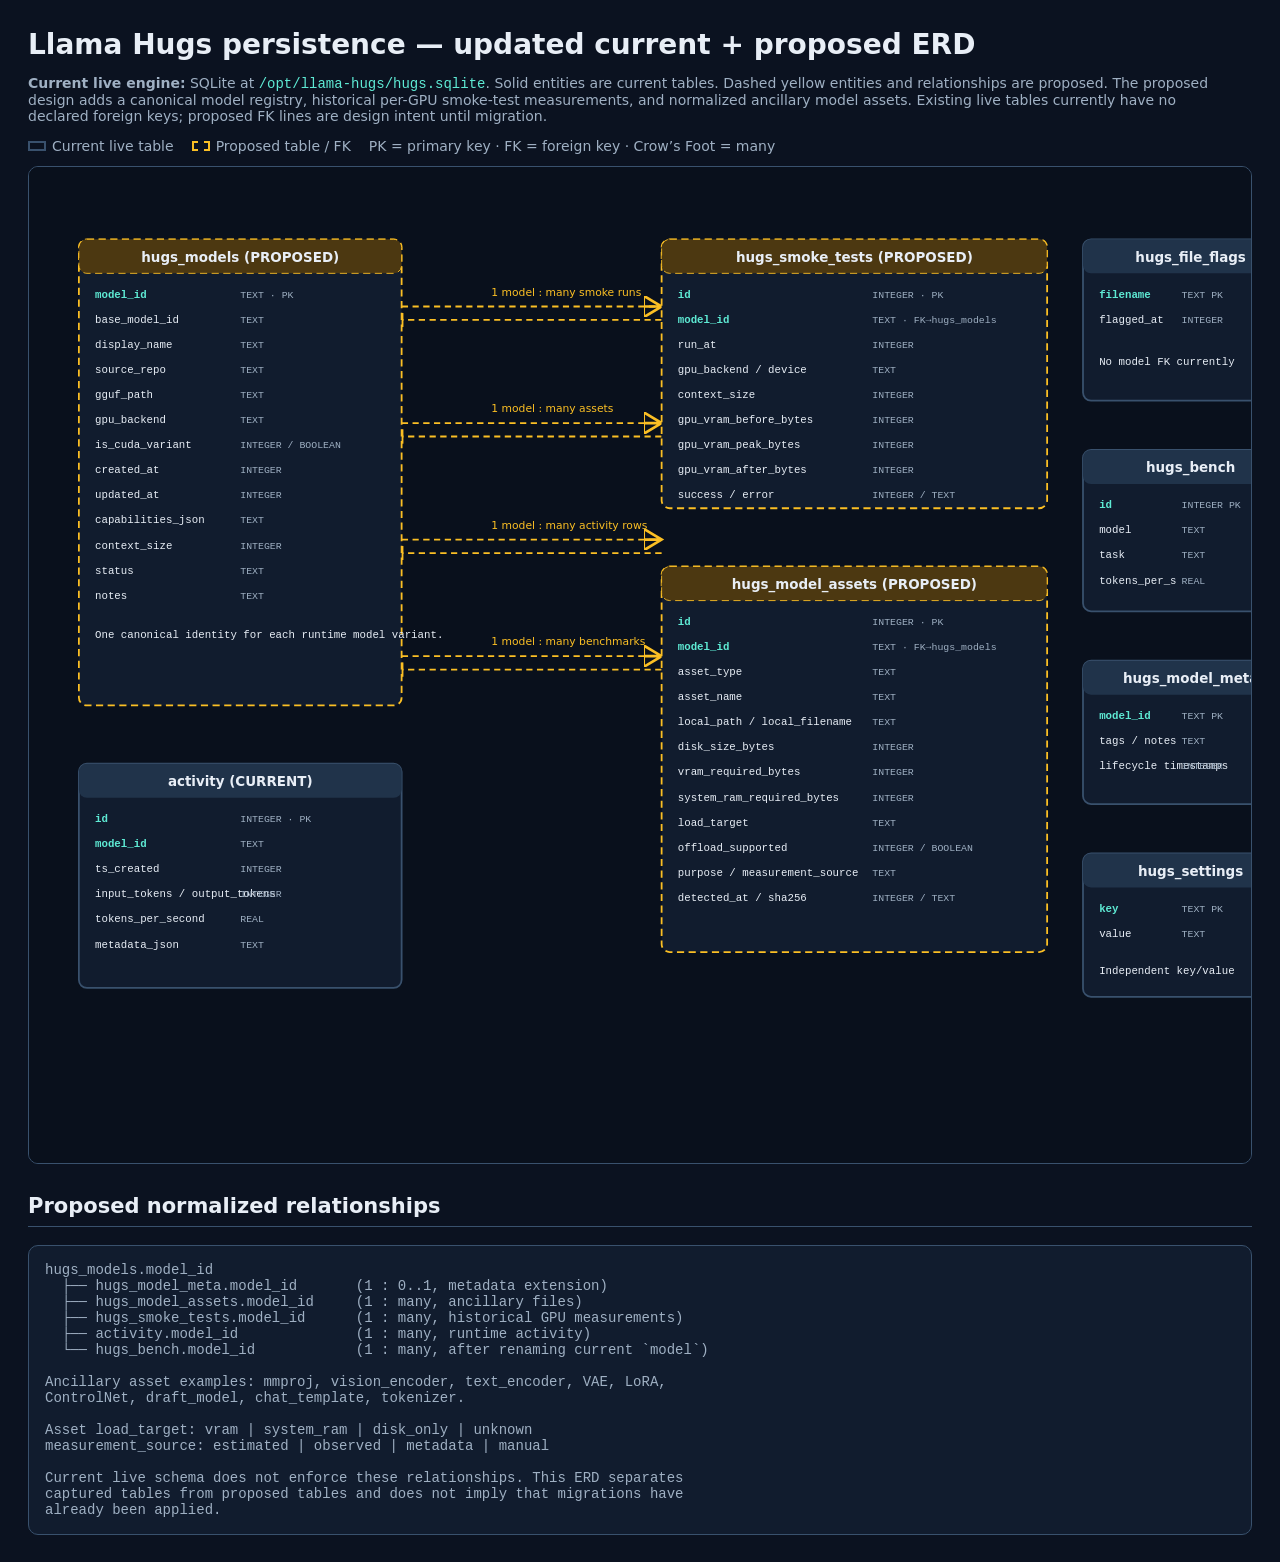
<file: llama-hugs-erd-updated.html>
<!doctype html>
<html lang="en"><head><meta charset="utf-8"><meta name="viewport" content="width=device-width,initial-scale=1"><title>Llama Hugs — Updated SQLite ERD</title>
<style>:root{color-scheme:dark;--bg:#0b1220;--panel:#111c2e;--line:#39516d;--text:#e8eef6;--muted:#9fb0c3;--accent:#5eead4;--proposed:#fbbf24}*{box-sizing:border-box}body{margin:0;background:var(--bg);color:var(--text);font:14px system-ui,sans-serif}main{max-width:1550px;margin:auto;padding:28px}h1{margin:0 0 6px}h2{margin-top:30px;border-bottom:1px solid var(--line);padding-bottom:8px}.note{color:var(--muted);max-width:1200px}.legend{display:flex;gap:18px;color:var(--muted);margin:12px 0}.legend span{display:flex;align-items:center;gap:6px}.sw{width:18px;height:10px;border:2px solid var(--line)}.sw.p{border-color:var(--proposed);border-style:dashed}.erd{overflow:auto;border:1px solid var(--line);border-radius:10px;background:#09101c;padding:14px}svg{display:block;min-width:1300px}.entity{fill:var(--panel);stroke:var(--line);stroke-width:2}.proposed{stroke:var(--proposed);stroke-dasharray:8 5}.head{fill:#20334a}.head.proposed{fill:#4c3811}.title{fill:var(--text);font-weight:700;font-size:15px}.field{fill:var(--text);font:12px ui-monospace,monospace}.type{fill:var(--muted);font:11px ui-monospace,monospace}.key{fill:var(--accent);font-weight:700}.edge{stroke:#7892ad;stroke-width:2;fill:none}.edge.proposed{stroke:var(--proposed);stroke-dasharray:7 5}.label{fill:#fbbf24;font-size:12px}.card{background:var(--panel);border:1px solid var(--line);border-radius:10px;padding:16px;margin-top:18px}.mono{font-family:ui-monospace,monospace;white-space:pre-wrap;color:var(--muted)}code{color:var(--accent)}</style></head><body><main>
<h1>Llama Hugs persistence — updated current + proposed ERD</h1>
<p class="note"><b>Current live engine:</b> SQLite at <code>/opt/llama-hugs/hugs.sqlite</code>. Solid entities are current tables. Dashed yellow entities and relationships are proposed. The proposed design adds a canonical model registry, historical per-GPU smoke-test measurements, and normalized ancillary model assets. Existing live tables currently have no declared foreign keys; proposed FK lines are design intent until migration.</p>
<div class="legend"><span><i class="sw"></i> Current live table</span><span><i class="sw p"></i> Proposed table / FK</span><span>PK = primary key · FK = foreign key · Crow’s Foot = many</span></div>
<section class="erd"><svg viewBox="0 0 1450 1080" role="img" aria-label="Updated Crow's Foot ERD for Llama Hugs SQLite database">
<defs><marker id="crow" markerWidth="12" markerHeight="12" refX="10" refY="6" orient="auto"><path d="M0 0L10 6L0 12M10 6L0 6M0 0L0 12" fill="none" stroke="#fbbf24" stroke-width="1.5"/></marker><marker id="one" markerWidth="8" markerHeight="8" refX="7" refY="4" orient="auto"><path d="M7 0V8" stroke="#fbbf24" stroke-width="2"/></marker><marker id="liveone" markerWidth="8" markerHeight="8" refX="7" refY="4" orient="auto"><path d="M7 0V8" stroke="#7892ad" stroke-width="2"/></marker></defs>
<!-- proposed canonical registry to dependent tables -->
<path class="edge proposed" d="M400 140 C520 140 570 140 690 140" marker-end="url(#crow)"/><path class="edge proposed" d="M690 155 C570 155 520 155 400 155" marker-end="url(#one)"/><text class="label" x="500" y="128">1 model : many smoke runs</text>
<path class="edge proposed" d="M400 270 C520 270 570 270 690 270" marker-end="url(#crow)"/><path class="edge proposed" d="M690 285 C570 285 520 285 400 285" marker-end="url(#one)"/><text class="label" x="500" y="258">1 model : many assets</text>
<path class="edge proposed" d="M400 400 C520 400 570 400 690 400" marker-end="url(#crow)"/><path class="edge proposed" d="M690 415 C570 415 520 415 400 415" marker-end="url(#one)"/><text class="label" x="500" y="388">1 model : many activity rows</text>
<path class="edge proposed" d="M400 530 C520 530 570 530 690 530" marker-end="url(#crow)"/><path class="edge proposed" d="M690 545 C570 545 520 545 400 545" marker-end="url(#one)"/><text class="label" x="500" y="518">1 model : many benchmarks</text>
<!-- registry -->
<rect class="entity proposed" x="40" y="65" width="360" height="520" rx="9"/><rect class="head proposed" x="40" y="65" width="360" height="38" rx="9"/><text class="title" x="220" y="90" text-anchor="middle">hugs_models (PROPOSED)</text><text class="field key" x="58" y="130">model_id</text><text class="type" x="220" y="130">TEXT · PK</text><text class="field" x="58" y="158">base_model_id</text><text class="type" x="220" y="158">TEXT</text><text class="field" x="58" y="186">display_name</text><text class="type" x="220" y="186">TEXT</text><text class="field" x="58" y="214">source_repo</text><text class="type" x="220" y="214">TEXT</text><text class="field" x="58" y="242">gguf_path</text><text class="type" x="220" y="242">TEXT</text><text class="field" x="58" y="270">gpu_backend</text><text class="type" x="220" y="270">TEXT</text><text class="field" x="58" y="298">is_cuda_variant</text><text class="type" x="220" y="298">INTEGER / BOOLEAN</text><text class="field" x="58" y="326">created_at</text><text class="type" x="220" y="326">INTEGER</text><text class="field" x="58" y="354">updated_at</text><text class="type" x="220" y="354">INTEGER</text><text class="field" x="58" y="382">capabilities_json</text><text class="type" x="220" y="382">TEXT</text><text class="field" x="58" y="410">context_size</text><text class="type" x="220" y="410">INTEGER</text><text class="field" x="58" y="438">status</text><text class="type" x="220" y="438">TEXT</text><text class="field" x="58" y="466">notes</text><text class="type" x="220" y="466">TEXT</text><text class="field" x="58" y="510">One canonical identity for each runtime model variant.</text>
<!-- smoke -->
<rect class="entity proposed" x="690" y="65" width="430" height="300" rx="9"/><rect class="head proposed" x="690" y="65" width="430" height="38" rx="9"/><text class="title" x="905" y="90" text-anchor="middle">hugs_smoke_tests (PROPOSED)</text><text class="field key" x="708" y="130">id</text><text class="type" x="925" y="130">INTEGER · PK</text><text class="field key" x="708" y="158">model_id</text><text class="type" x="925" y="158">TEXT · FK→hugs_models</text><text class="field" x="708" y="186">run_at</text><text class="type" x="925" y="186">INTEGER</text><text class="field" x="708" y="214">gpu_backend / device</text><text class="type" x="925" y="214">TEXT</text><text class="field" x="708" y="242">context_size</text><text class="type" x="925" y="242">INTEGER</text><text class="field" x="708" y="270">gpu_vram_before_bytes</text><text class="type" x="925" y="270">INTEGER</text><text class="field" x="708" y="298">gpu_vram_peak_bytes</text><text class="type" x="925" y="298">INTEGER</text><text class="field" x="708" y="326">gpu_vram_after_bytes</text><text class="type" x="925" y="326">INTEGER</text><text class="field" x="708" y="354">success / error</text><text class="type" x="925" y="354">INTEGER / TEXT</text>
<!-- assets -->
<rect class="entity proposed" x="690" y="430" width="430" height="430" rx="9"/><rect class="head proposed" x="690" y="430" width="430" height="38" rx="9"/><text class="title" x="905" y="455" text-anchor="middle">hugs_model_assets (PROPOSED)</text><text class="field key" x="708" y="495">id</text><text class="type" x="925" y="495">INTEGER · PK</text><text class="field key" x="708" y="523">model_id</text><text class="type" x="925" y="523">TEXT · FK→hugs_models</text><text class="field" x="708" y="551">asset_type</text><text class="type" x="925" y="551">TEXT</text><text class="field" x="708" y="579">asset_name</text><text class="type" x="925" y="579">TEXT</text><text class="field" x="708" y="607">local_path / local_filename</text><text class="type" x="925" y="607">TEXT</text><text class="field" x="708" y="635">disk_size_bytes</text><text class="type" x="925" y="635">INTEGER</text><text class="field" x="708" y="663">vram_required_bytes</text><text class="type" x="925" y="663">INTEGER</text><text class="field" x="708" y="691">system_ram_required_bytes</text><text class="type" x="925" y="691">INTEGER</text><text class="field" x="708" y="719">load_target</text><text class="type" x="925" y="719">TEXT</text><text class="field" x="708" y="747">offload_supported</text><text class="type" x="925" y="747">INTEGER / BOOLEAN</text><text class="field" x="708" y="775">purpose / measurement_source</text><text class="type" x="925" y="775">TEXT</text><text class="field" x="708" y="803">detected_at / sha256</text><text class="type" x="925" y="803">INTEGER / TEXT</text>
<!-- current activity -->
<rect class="entity" x="40" y="650" width="360" height="250" rx="9"/><rect class="head" x="40" y="650" width="360" height="38" rx="9"/><text class="title" x="220" y="675" text-anchor="middle">activity (CURRENT)</text><text class="field key" x="58" y="715">id</text><text class="type" x="220" y="715">INTEGER · PK</text><text class="field key" x="58" y="743">model_id</text><text class="type" x="220" y="743">TEXT</text><text class="field" x="58" y="771">ts_created</text><text class="type" x="220" y="771">INTEGER</text><text class="field" x="58" y="799">input_tokens / output_tokens</text><text class="type" x="220" y="799">INTEGER</text><text class="field" x="58" y="827">tokens_per_second</text><text class="type" x="220" y="827">REAL</text><text class="field" x="58" y="855">metadata_json</text><text class="type" x="220" y="855">TEXT</text>
<!-- current remaining -->
<rect class="entity" x="1160" y="65" width="240" height="180" rx="9"/><rect class="head" x="1160" y="65" width="240" height="38" rx="9"/><text class="title" x="1280" y="90" text-anchor="middle">hugs_file_flags</text><text class="field key" x="1178" y="130">filename</text><text class="type" x="1270" y="130">TEXT PK</text><text class="field" x="1178" y="158">flagged_at</text><text class="type" x="1270" y="158">INTEGER</text><text class="field" x="1178" y="205">No model FK currently</text>
<rect class="entity" x="1160" y="300" width="240" height="180" rx="9"/><rect class="head" x="1160" y="300" width="240" height="38" rx="9"/><text class="title" x="1280" y="325" text-anchor="middle">hugs_bench</text><text class="field key" x="1178" y="365">id</text><text class="type" x="1270" y="365">INTEGER PK</text><text class="field" x="1178" y="393">model</text><text class="type" x="1270" y="393">TEXT</text><text class="field" x="1178" y="421">task</text><text class="type" x="1270" y="421">TEXT</text><text class="field" x="1178" y="449">tokens_per_s</text><text class="type" x="1270" y="449">REAL</text>
<rect class="entity" x="1160" y="535" width="240" height="160" rx="9"/><rect class="head" x="1160" y="535" width="240" height="38" rx="9"/><text class="title" x="1280" y="560" text-anchor="middle">hugs_model_meta</text><text class="field key" x="1178" y="600">model_id</text><text class="type" x="1270" y="600">TEXT PK</text><text class="field" x="1178" y="628">tags / notes</text><text class="type" x="1270" y="628">TEXT</text><text class="field" x="1178" y="656">lifecycle timestamps</text><text class="type" x="1270" y="656">INTEGER</text>
<rect class="entity" x="1160" y="750" width="240" height="160" rx="9"/><rect class="head" x="1160" y="750" width="240" height="38" rx="9"/><text class="title" x="1280" y="775" text-anchor="middle">hugs_settings</text><text class="field key" x="1178" y="815">key</text><text class="type" x="1270" y="815">TEXT PK</text><text class="field" x="1178" y="843">value</text><text class="type" x="1270" y="843">TEXT</text><text class="field" x="1178" y="885">Independent key/value</text>
</svg></section>
<h2>Proposed normalized relationships</h2><div class="card mono">hugs_models.model_id
  ├── hugs_model_meta.model_id       (1 : 0..1, metadata extension)
  ├── hugs_model_assets.model_id     (1 : many, ancillary files)
  ├── hugs_smoke_tests.model_id      (1 : many, historical GPU measurements)
  ├── activity.model_id              (1 : many, runtime activity)
  └── hugs_bench.model_id            (1 : many, after renaming current `model`)

Ancillary asset examples: mmproj, vision_encoder, text_encoder, VAE, LoRA,
ControlNet, draft_model, chat_template, tokenizer.

Asset load_target: vram | system_ram | disk_only | unknown
measurement_source: estimated | observed | metadata | manual

Current live schema does not enforce these relationships. This ERD separates
captured tables from proposed tables and does not imply that migrations have
already been applied.</div>
</main></body></html>
</file>
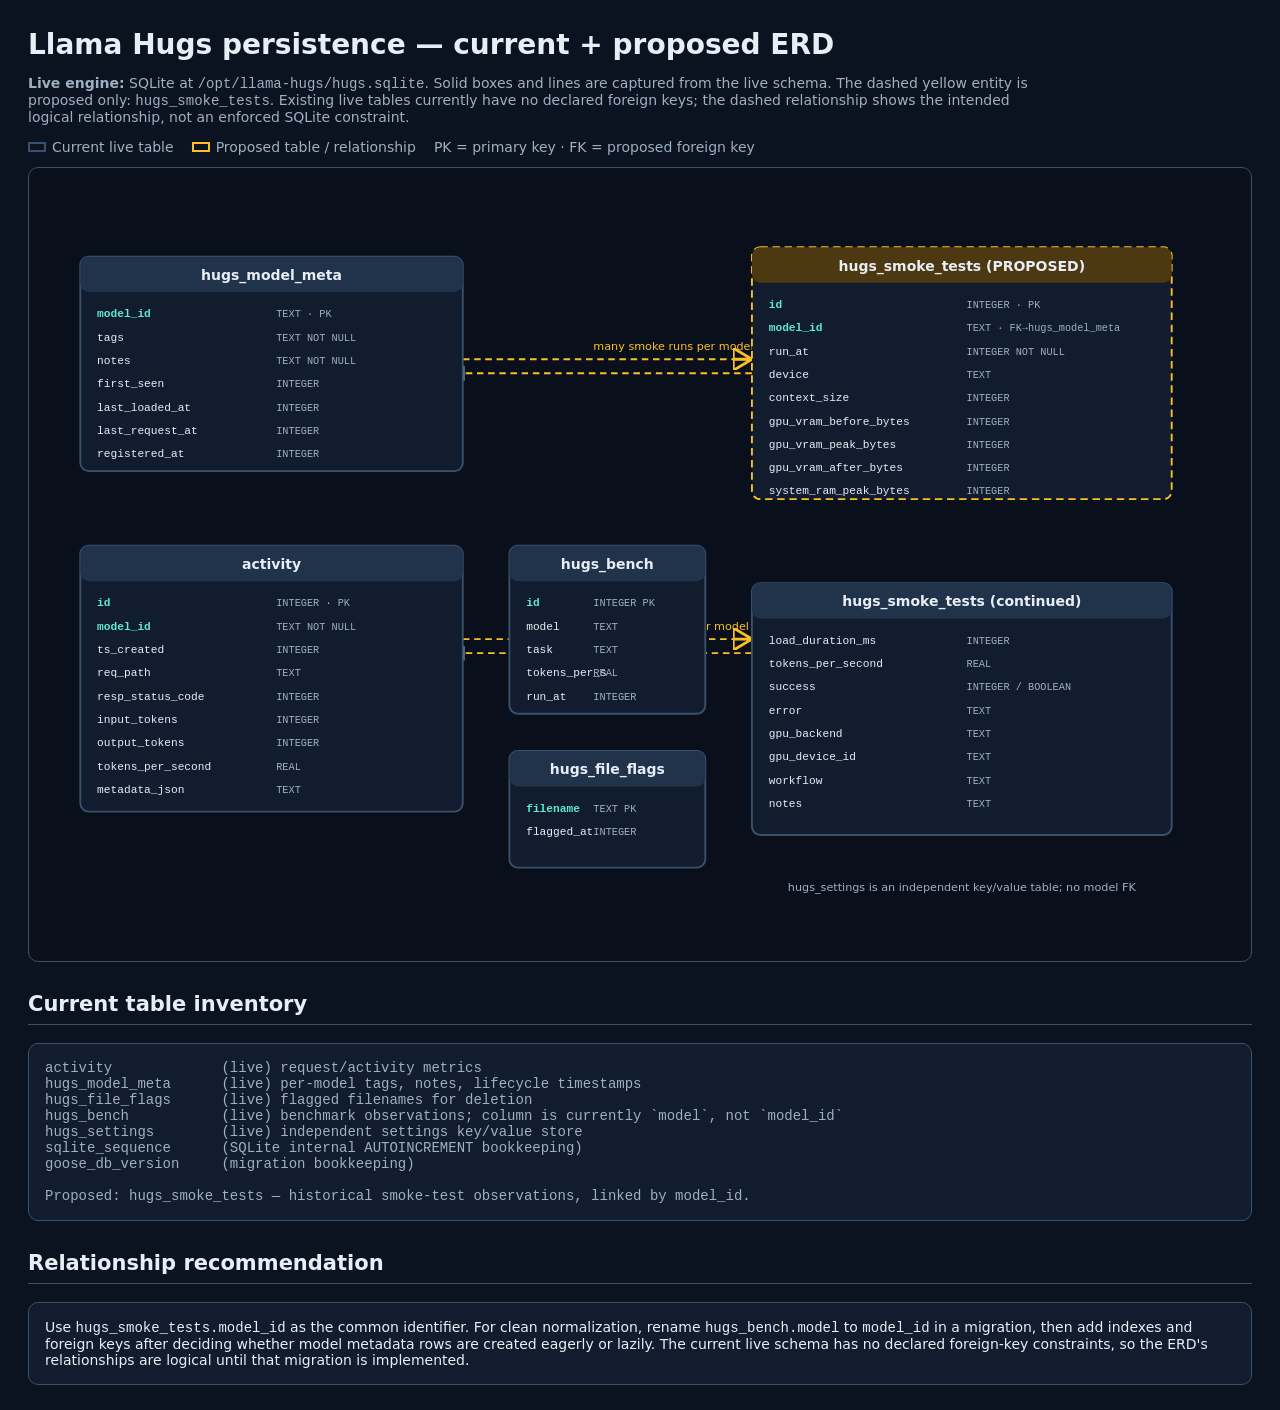
<file: llama-hugs-erd.html>
<!doctype html>
<html lang="en"><head><meta charset="utf-8"><meta name="viewport" content="width=device-width,initial-scale=1">
<title>Llama Hugs — SQLite ERD</title>
<style>
:root{color-scheme:dark;--bg:#0b1220;--panel:#111c2e;--line:#39516d;--text:#e8eef6;--muted:#9fb0c3;--accent:#5eead4;--proposed:#fbbf24}*{box-sizing:border-box}body{margin:0;background:var(--bg);color:var(--text);font:14px system-ui,sans-serif}main{max-width:1500px;margin:auto;padding:28px}h1{margin:0 0 6px}h2{margin-top:30px;border-bottom:1px solid var(--line);padding-bottom:8px}.note{color:var(--muted);max-width:1000px}.legend{display:flex;gap:18px;color:var(--muted);margin:12px 0}.legend span{display:flex;align-items:center;gap:6px}.sw{width:18px;height:10px;border:2px solid var(--line)}.sw.p{border-color:var(--proposed)}.erd{overflow:auto;border:1px solid var(--line);border-radius:10px;background:#09101c;padding:14px}svg{display:block;min-width:1120px}.entity{fill:var(--panel);stroke:var(--line);stroke-width:2}.entity.proposed{stroke:var(--proposed);stroke-dasharray:8 5}.head{fill:#20334a}.head.proposed{fill:#4c3811}.title{fill:var(--text);font-weight:700;font-size:15px}.field{fill:var(--text);font:12px ui-monospace,monospace}.type{fill:var(--muted);font:11px ui-monospace,monospace}.key{fill:var(--accent);font-weight:700}.edge{stroke:#7892ad;stroke-width:2;fill:none}.edge.proposed{stroke:var(--proposed);stroke-dasharray:7 5}.card{background:var(--panel);border:1px solid var(--line);border-radius:10px;padding:16px;margin-top:18px}.mono{font-family:ui-monospace,monospace;white-space:pre-wrap;color:var(--muted)}
</style></head><body><main>
<h1>Llama Hugs persistence — current + proposed ERD</h1>
<p class="note"><b>Live engine:</b> SQLite at <code>/opt/llama-hugs/hugs.sqlite</code>. Solid boxes and lines are captured from the live schema. The dashed yellow entity is proposed only: <code>hugs_smoke_tests</code>. Existing live tables currently have no declared foreign keys; the dashed relationship shows the intended logical relationship, not an enforced SQLite constraint.</p>
<div class="legend"><span><i class="sw"></i> Current live table</span><span><i class="sw p"></i> Proposed table / relationship</span><span>PK = primary key · FK = proposed foreign key</span></div>
<section class="erd"><svg viewBox="0 0 1280 820" role="img" aria-label="Crow's foot ERD for Llama Hugs SQLite database">
<defs><marker id="crow" markerWidth="12" markerHeight="12" refX="10" refY="6" orient="auto"><path d="M0 0L10 6L0 12M10 6L0 6M0 0L0 12" fill="none" stroke="#fbbf24" stroke-width="1.5"/></marker><marker id="one" markerWidth="8" markerHeight="8" refX="7" refY="4" orient="auto"><path d="M7 0V8" stroke="#7892ad" stroke-width="2"/></marker></defs>
<!-- relationships behind entities -->
<path class="edge proposed" d="M450 190 C590 190 630 190 760 190" marker-end="url(#crow)"/><path class="edge proposed" d="M760 205 C630 205 590 205 450 205" marker-end="url(#one)"/>
<text x="590" y="180" fill="#fbbf24" font-size="12">many smoke runs per model metadata row</text>
<path class="edge proposed" d="M450 490 C580 490 630 490 760 490" marker-end="url(#crow)"/><path class="edge proposed" d="M760 505 C630 505 580 505 450 505" marker-end="url(#one)"/>
<text x="585" y="480" fill="#fbbf24" font-size="12">many smoke runs per model activity identity</text>
<!-- hugs_model_meta -->
<rect class="entity" x="40" y="80" width="410" height="230" rx="9"/><rect class="head" x="40" y="80" width="410" height="38" rx="9"/><text class="title" x="245" y="105" text-anchor="middle">hugs_model_meta</text>
<text class="field key" x="58" y="145">model_id</text><text class="type" x="250" y="145">TEXT · PK</text><text class="field" x="58" y="170">tags</text><text class="type" x="250" y="170">TEXT NOT NULL</text><text class="field" x="58" y="195">notes</text><text class="type" x="250" y="195">TEXT NOT NULL</text><text class="field" x="58" y="220">first_seen</text><text class="type" x="250" y="220">INTEGER</text><text class="field" x="58" y="245">last_loaded_at</text><text class="type" x="250" y="245">INTEGER</text><text class="field" x="58" y="270">last_request_at</text><text class="type" x="250" y="270">INTEGER</text><text class="field" x="58" y="295">registered_at</text><text class="type" x="250" y="295">INTEGER</text>
<!-- proposed smoke -->
<rect class="entity proposed" x="760" y="70" width="450" height="270" rx="9"/><rect class="head proposed" x="760" y="70" width="450" height="38" rx="9"/><text class="title" x="985" y="95" text-anchor="middle">hugs_smoke_tests (PROPOSED)</text>
<text class="field key" x="778" y="135">id</text><text class="type" x="990" y="135">INTEGER · PK</text><text class="field key" x="778" y="160">model_id</text><text class="type" x="990" y="160">TEXT · FK→hugs_model_meta</text><text class="field" x="778" y="185">run_at</text><text class="type" x="990" y="185">INTEGER NOT NULL</text><text class="field" x="778" y="210">device</text><text class="type" x="990" y="210">TEXT</text><text class="field" x="778" y="235">context_size</text><text class="type" x="990" y="235">INTEGER</text><text class="field" x="778" y="260">gpu_vram_before_bytes</text><text class="type" x="990" y="260">INTEGER</text><text class="field" x="778" y="285">gpu_vram_peak_bytes</text><text class="type" x="990" y="285">INTEGER</text><text class="field" x="778" y="310">gpu_vram_after_bytes</text><text class="type" x="990" y="310">INTEGER</text><text class="field" x="778" y="335">system_ram_peak_bytes</text><text class="type" x="990" y="335">INTEGER</text>
<!-- activity -->
<rect class="entity" x="40" y="390" width="410" height="285" rx="9"/><rect class="head" x="40" y="390" width="410" height="38" rx="9"/><text class="title" x="245" y="415" text-anchor="middle">activity</text>
<text class="field key" x="58" y="455">id</text><text class="type" x="250" y="455">INTEGER · PK</text><text class="field key" x="58" y="480">model_id</text><text class="type" x="250" y="480">TEXT NOT NULL</text><text class="field" x="58" y="505">ts_created</text><text class="type" x="250" y="505">INTEGER</text><text class="field" x="58" y="530">req_path</text><text class="type" x="250" y="530">TEXT</text><text class="field" x="58" y="555">resp_status_code</text><text class="type" x="250" y="555">INTEGER</text><text class="field" x="58" y="580">input_tokens</text><text class="type" x="250" y="580">INTEGER</text><text class="field" x="58" y="605">output_tokens</text><text class="type" x="250" y="605">INTEGER</text><text class="field" x="58" y="630">tokens_per_second</text><text class="type" x="250" y="630">REAL</text><text class="field" x="58" y="655">metadata_json</text><text class="type" x="250" y="655">TEXT</text>
<!-- other tables -->
<rect class="entity" x="500" y="390" width="210" height="180" rx="9"/><rect class="head" x="500" y="390" width="210" height="38" rx="9"/><text class="title" x="605" y="415" text-anchor="middle">hugs_bench</text><text class="field key" x="518" y="455">id</text><text class="type" x="590" y="455">INTEGER PK</text><text class="field" x="518" y="480">model</text><text class="type" x="590" y="480">TEXT</text><text class="field" x="518" y="505">task</text><text class="type" x="590" y="505">TEXT</text><text class="field" x="518" y="530">tokens_per_s</text><text class="type" x="590" y="530">REAL</text><text class="field" x="518" y="555">run_at</text><text class="type" x="590" y="555">INTEGER</text>
<rect class="entity" x="500" y="610" width="210" height="125" rx="9"/><rect class="head" x="500" y="610" width="210" height="38" rx="9"/><text class="title" x="605" y="635" text-anchor="middle">hugs_file_flags</text><text class="field key" x="518" y="675">filename</text><text class="type" x="590" y="675">TEXT PK</text><text class="field" x="518" y="700">flagged_at</text><text class="type" x="590" y="700">INTEGER</text>
<rect class="entity" x="760" y="430" width="450" height="270" rx="9"/><rect class="head" x="760" y="430" width="450" height="38" rx="9"/><text class="title" x="985" y="455" text-anchor="middle">hugs_smoke_tests (continued)</text><text class="field" x="778" y="495">load_duration_ms</text><text class="type" x="990" y="495">INTEGER</text><text class="field" x="778" y="520">tokens_per_second</text><text class="type" x="990" y="520">REAL</text><text class="field" x="778" y="545">success</text><text class="type" x="990" y="545">INTEGER / BOOLEAN</text><text class="field" x="778" y="570">error</text><text class="type" x="990" y="570">TEXT</text><text class="field" x="778" y="595">gpu_backend</text><text class="type" x="990" y="595">TEXT</text><text class="field" x="778" y="620">gpu_device_id</text><text class="type" x="990" y="620">TEXT</text><text class="field" x="778" y="645">workflow</text><text class="type" x="990" y="645">TEXT</text><text class="field" x="778" y="670">notes</text><text class="type" x="990" y="670">TEXT</text>
<text x="985" y="760" fill="#9fb0c3" text-anchor="middle" font-size="12">hugs_settings is an independent key/value table; no model FK</text>
</svg></section>
<h2>Current table inventory</h2><div class="card mono">activity             (live) request/activity metrics
hugs_model_meta      (live) per-model tags, notes, lifecycle timestamps
hugs_file_flags      (live) flagged filenames for deletion
hugs_bench           (live) benchmark observations; column is currently `model`, not `model_id`
hugs_settings        (live) independent settings key/value store
sqlite_sequence      (SQLite internal AUTOINCREMENT bookkeeping)
goose_db_version     (migration bookkeeping)

Proposed: hugs_smoke_tests — historical smoke-test observations, linked by model_id.</div>
<h2>Relationship recommendation</h2><div class="card">Use <code>hugs_smoke_tests.model_id</code> as the common identifier. For clean normalization, rename <code>hugs_bench.model</code> to <code>model_id</code> in a migration, then add indexes and foreign keys after deciding whether model metadata rows are created eagerly or lazily. The current live schema has no declared foreign-key constraints, so the ERD's relationships are logical until that migration is implemented.</div>
</main></body></html>
</file>
